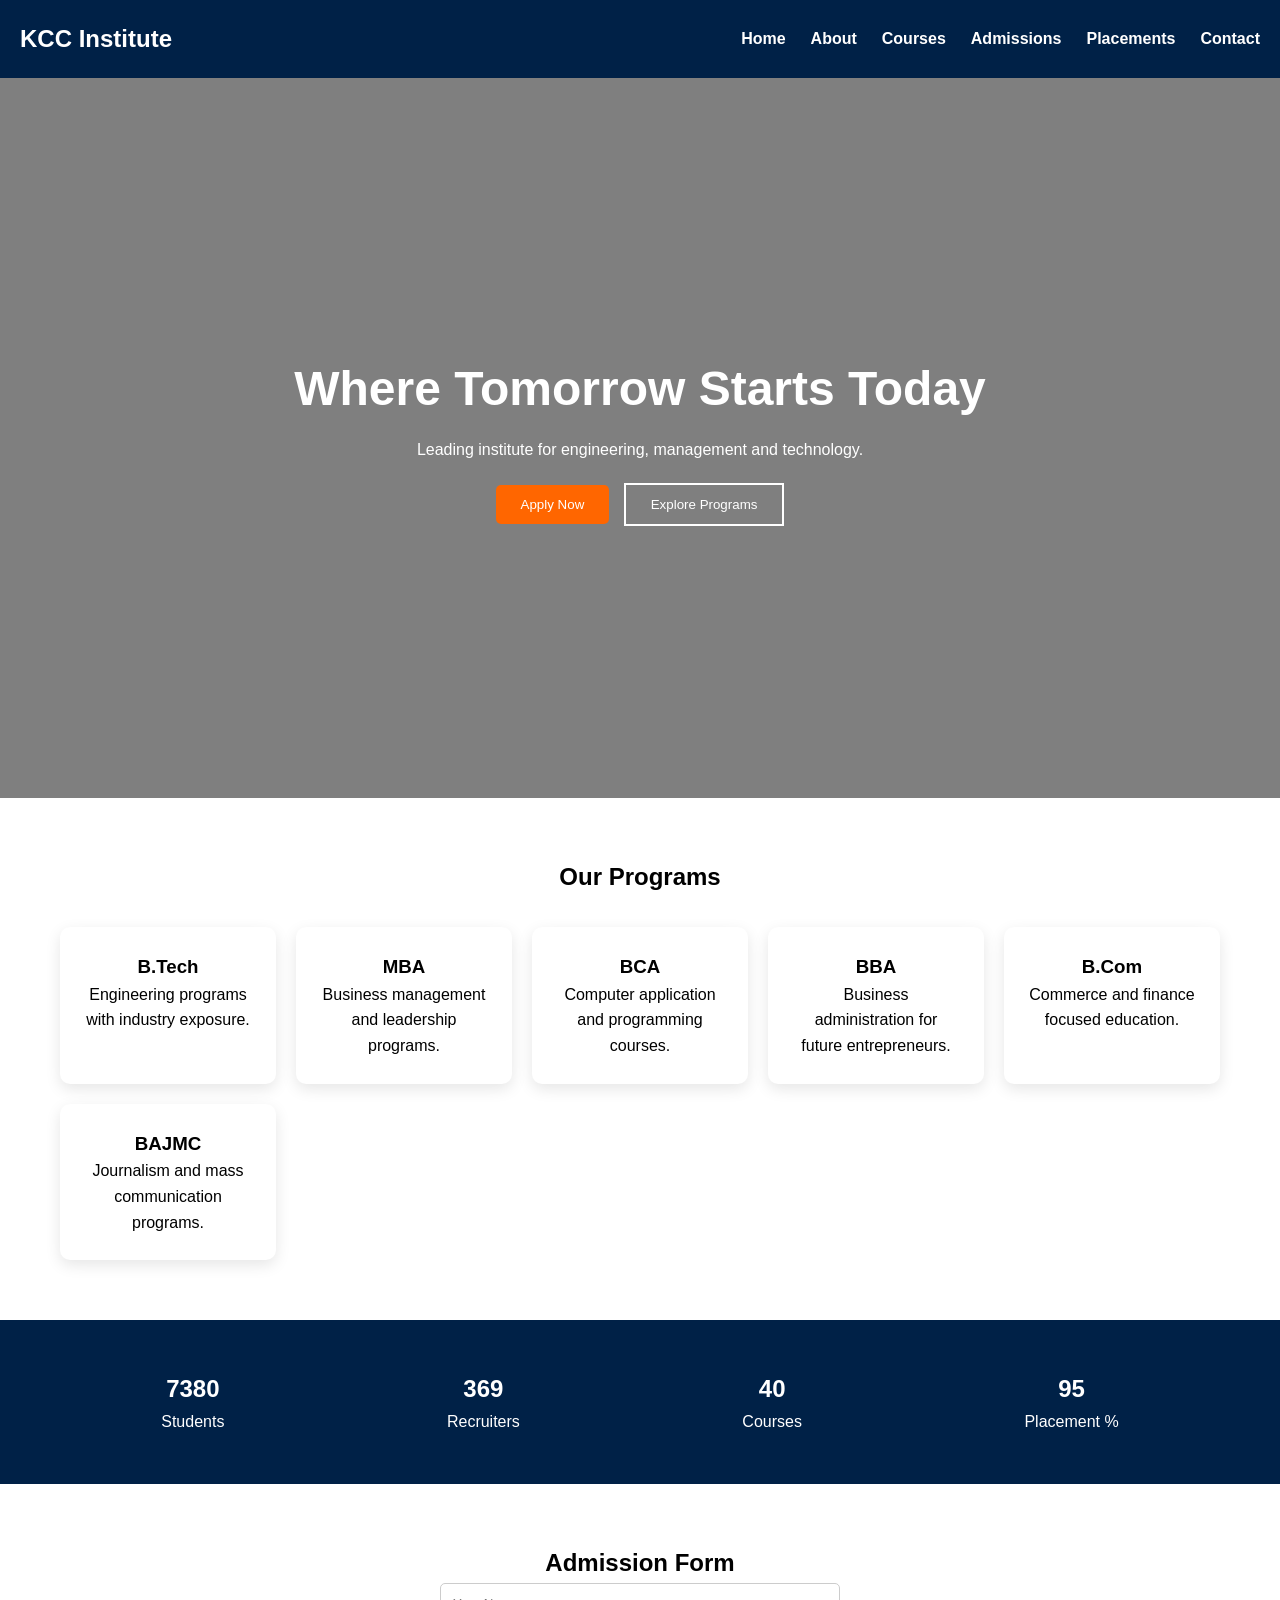
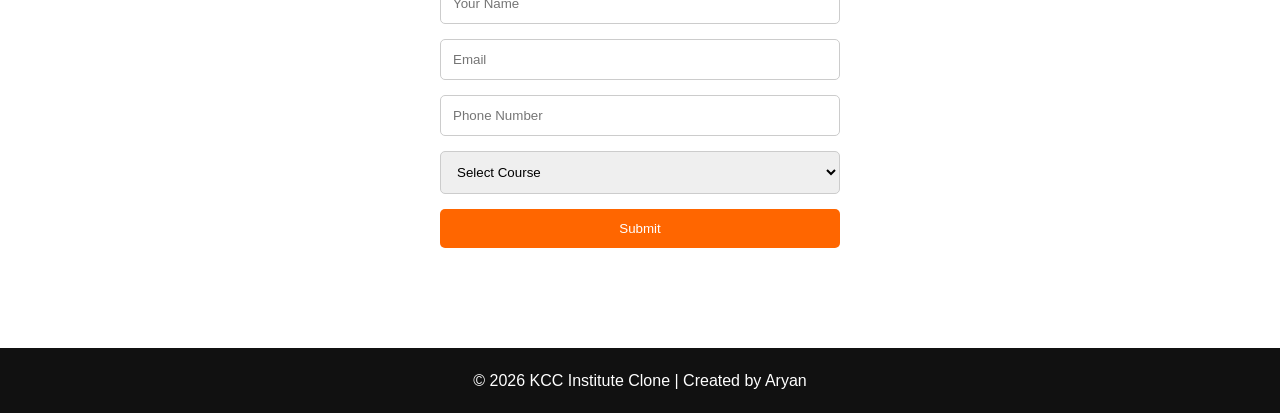
<file: 3/index.html>
<!DOCTYPE html>
<html lang="en">
<head>
<meta charset="UTF-8">
<meta name="viewport" content="width=device-width, initial-scale=1.0">
<title>KCC Institute - Clone</title>
<link rel="stylesheet" href="style.css">
</head>

<body>

<header>
    <nav class="navbar">
        <h2 class="logo">KCC Institute</h2>

        <ul class="nav-links">
            <li><a href="#">Home</a></li>
            <li><a href="#">About</a></li>
            <li><a href="#">Courses</a></li>
            <li><a href="#">Admissions</a></li>
            <li><a href="#">Placements</a></li>
            <li><a href="#">Contact</a></li>
        </ul>
    </nav>
</header>


<section class="hero">
    <div class="hero-content">
        <h1>Where Tomorrow Starts Today</h1>
        <p>Leading institute for engineering, management and technology.</p>

        <div class="buttons">
            <button class="btn">Apply Now</button>
            <button class="btn-outline">Explore Programs</button>
        </div>
    </div>
</section>


<section class="courses">
    <h2>Our Programs</h2>

    <div class="course-container">

        <div class="card">
            <h3>B.Tech</h3>
            <p>Engineering programs with industry exposure.</p>
        </div>

        <div class="card">
            <h3>MBA</h3>
            <p>Business management and leadership programs.</p>
        </div>

        <div class="card">
            <h3>BCA</h3>
            <p>Computer application and programming courses.</p>
        </div>

        <div class="card">
            <h3>BBA</h3>
            <p>Business administration for future entrepreneurs.</p>
        </div>

        <div class="card">
            <h3>B.Com</h3>
            <p>Commerce and finance focused education.</p>
        </div>

        <div class="card">
            <h3>BAJMC</h3>
            <p>Journalism and mass communication programs.</p>
        </div>

    </div>
</section>


<section class="stats">

    <div class="stat">
        <h2 class="counter" data-target="12000">0</h2>
        <p>Students</p>
    </div>

    <div class="stat">
        <h2 class="counter" data-target="500">0</h2>
        <p>Recruiters</p>
    </div>

    <div class="stat">
        <h2 class="counter" data-target="40">0</h2>
        <p>Courses</p>
    </div>

    <div class="stat">
        <h2 class="counter" data-target="95">0</h2>
        <p>Placement %</p>
    </div>

</section>


<section class="admission">
    <h2>Admission Form</h2>

    <form id="form">

        <input type="text" placeholder="Your Name" required>
        <input type="email" placeholder="Email" required>
        <input type="tel" placeholder="Phone Number" required>

        <select>
            <option>Select Course</option>
            <option>B.Tech</option>
            <option>MBA</option>
            <option>BCA</option>
            <option>BBA</option>
        </select>

        <button type="submit" class="btn">Submit</button>

    </form>
</section>


<footer>
    <p>© 2026 KCC Institute Clone | Created by Aryan</p>
</footer>


<script src="script.js"></script>

</body>
</html>
</file>
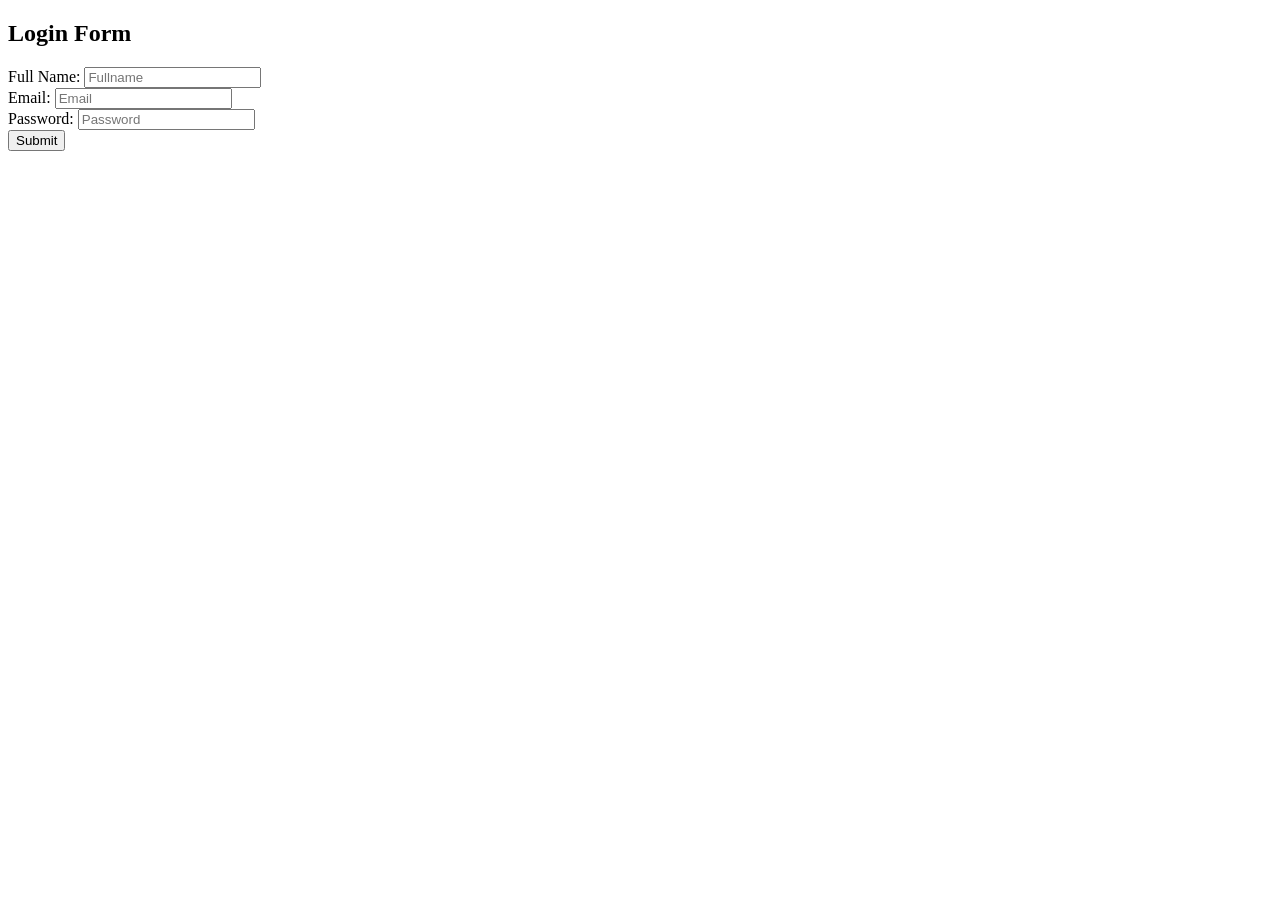
<file: 1/legin.html>
<!DOCTYPE html>
<html lang="en">
<head>
    <meta charset="UTF-8">
    <meta name="viewport" content="width=device-width, initial-scale=1.0">
    <title>Document</title>
</head>
<body>
    <h2>Login Form</h2>
    <form action="submit">
        <div>
            <label for="fullname">Full Name: </label>
            <input id="fullname" name="fullname" type="text" placeholder="Fullname" required>
        </div>
        <div>  
            <label for="email">Email: </label>
            <input id="email" name="email" type="email" placeholder="Email" required>
        </div>
        
        <div>
            <label for="password">Password: </label>
            <input id="password" name="password" type="password" placeholder="Password" required>
        </div>
        
        <div>
            <label for="submit"></label>
            <input id="submit" name="submmit" type="submit" placeholder="Submit" required>
        </div>

    </form>
</body>
</html>
</file>
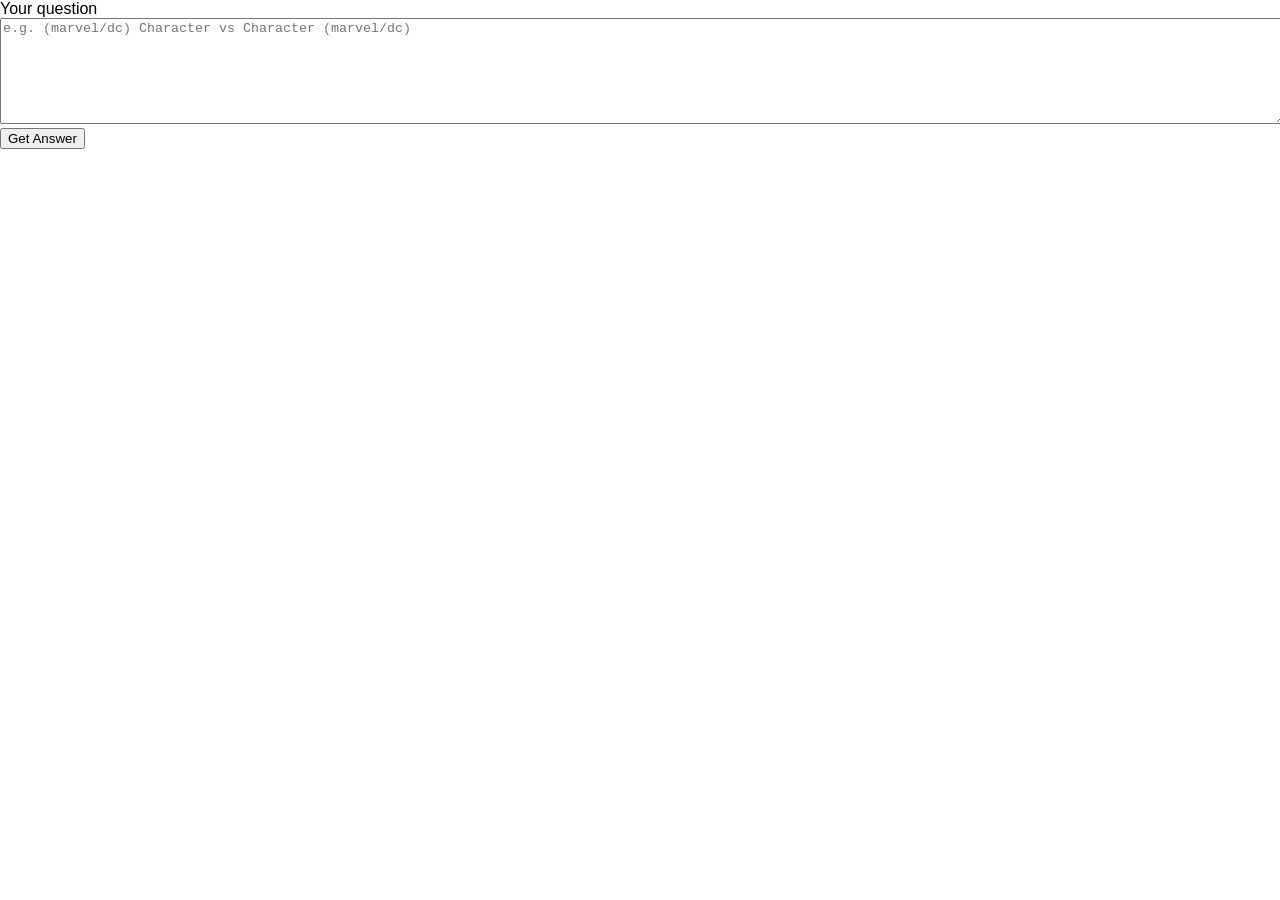
<file: DAY 10/gemini.html>
<!DOCTYPE html>
<html lang="en">
<head>
  <meta charset="UTF-8" />
  <meta name="viewport" content="width=device-width, initial-scale=1.0" />
  <title>Vedantic Gemini Demo (All-in-One)</title>
  <style>
    body { margin: 0; font-family: sans-serif; }
    textarea { width: 100%; min-height: 100px; }
  </style>
</head>
<body>
  <form id="qaForm">
    <label for="question">Your question</label>
    <textarea id="question" name="question" rows="4" placeholder="e.g. (marvel/dc) Character vs Character (marvel/dc)" required></textarea>
    <button type="submit">Get Answer</button>
  </form>

  <section id="answer" hidden>
    <h2>Answer</h2>
    <div id="answerContent"></div>
    <button id="reset">Ask another question</button>
  </section>

  <script>
    const API_KEY = "AIzaSyBO761bkHsVO0m8lQaj1Bojgy1msGHLGZQ";
    const GEMINI_ENDPOINT =
      "https://generativelanguage.googleapis.com/v1beta/models/gemini-2.5-flash:generateContent";

    const form = document.getElementById("qaForm");
    const questionEl = document.getElementById("question");
    const answerSection = document.getElementById("answer");
    const answerContent = document.getElementById("answerContent");
    const resetBtn = document.getElementById("reset");

    const sampleResponses = {
      karma: {
        title: "Karma: Action and Consequence",
        verse: "\u201cKarmanyevadhikaraste ma phaleshu kadachana...\u201d (Bhagavad Gita 2.47)",
        meaning:
          "You have the right to perform your duty, but you are not entitled to the fruits of your actions. Focus on your effort, not on the outcome.",
        practical:
          "Do your best in your work, in your relationships, and in what you can control, then let go of the rest. This reduces stress and helps you stay steady even when results vary.",
      },
      dharma: {
        title: "Dharma: Living in Alignment",
        verse:
          "\u201cSvadharmam nigrahya paradharmat svanusthitat...\u201d (Bhagavad Gita 3.35)",
        meaning:
          "It is better to fail in doing your own duty than to succeed in someone else's. Follow the path that fits your nature and circumstances.",
        practical:
          "Choose roles and actions that match your values and abilities. When you feel torn, ask: 'What choice helps me act with integrity and service?'.",
      },
      meditation: {
        title: "Meditation: Stillness of Mind",
        verse:
          "\u201cYoganusasanam...\u201d (Bhagavad Gita 6.1-2)",
        meaning:
          "Yoga means steadying the mind and using it wisely, without being carried away by distractions.",
        practical:
          "Start with a few minutes of quiet breathing each day. Notice thoughts without judging them, and gently bring your attention back to the breath.",
      },
    };

    function renderAnswer(response) {
      answerContent.innerHTML = `
        <p><strong>Relevant Teaching or Verse</strong></p>
        <p>${response.verse}</p>

        <p><strong>Meaning of the Teaching</strong></p>
        <p>${response.meaning}</p>

        <p><strong>Practical Guidance</strong></p>
        <p>${response.practical}</p>
      `;
      answerSection.hidden = false;
    }

    function getSampleResponse(question) {
      const normalized = question.trim().toLowerCase();

      if (normalized.includes("karma")) return sampleResponses.karma;
      if (normalized.includes("dharma")) return sampleResponses.dharma;
      if (normalized.includes("meditation") || normalized.includes("yoga")) return sampleResponses.meditation;

      return null;
    }

    function parseGeminiAnswer(text) {
      const headings = {
        verse: /Relevant Teaching or Verse\s*(.*?)\s*(?=Meaning of the Teaching|Practical Guidance|$)/is,
        meaning: /Meaning of the Teaching\s*(.*?)\s*(?=Practical Guidance|$)/is,
        practical: /Practical Guidance\s*(.*)$/is,
      };

      const verse = (headings.verse.exec(text) || [null, null])[1]?.trim();
      const meaning = (headings.meaning.exec(text) || [null, null])[1]?.trim();
      const practical = (headings.practical.exec(text) || [null, null])[1]?.trim();

      if (!verse && !meaning && !practical) {
        return null;
      }

      return {
        verse: verse || "(No verse found)",
        meaning: meaning || "(No meaning found)",
        practical: practical || "(No practical guidance found)",
      };
    }

    async function queryGemini(question) {
      const prompt = `You are a comic book expert. Answer the question below using knowledge from Marvel and DC Comics, and follow this output format:\n\nMarvel Character\n* ...\n\nDC Character\n* ...\n\nWho is Stronger and Why\n* ...\n\nQuestion: ${question}, answer in 50 words only    `;

      const response = await fetch(`${GEMINI_ENDPOINT}?key=${API_KEY}`, {
        method: "POST",
        headers: {
          "Content-Type": "application/json",
        },
        body: JSON.stringify({
          contents: [
            {
              parts: [
                {
                  text: prompt,
                },
              ],
            },
          ],
        }),
      });

      if (!response.ok) {
        const errorText = await response.text();
        throw new Error(`Gemini error ${response.status}: ${errorText}`);
      }

      const data = await response.json();
      return data?.candidates?.[0]?.content?.parts?.[0]?.text || "(No response received)";
    }

    form.addEventListener("submit", async (event) => {
      event.preventDefault();
      const question = questionEl.value;
      if (!question.trim()) return;

      answerContent.innerHTML = "<p><em>Loading...</em></p>";
      answerSection.hidden = false;

      const sample = getSampleResponse(question);
      if (sample) {
        renderAnswer(sample);
        return;
      }

      try {
        const answerText = await queryGemini(question);
        const parsed = parseGeminiAnswer(answerText);

        if (parsed) {
          renderAnswer(parsed);
        } else {
          answerContent.innerHTML = `<pre class="gemini-output">${answerText}</pre>`;
          answerSection.hidden = false;
        }
      } catch (err) {
        answerContent.innerHTML = `<p><strong>Error:</strong> ${err.message}</p>`;
      }
    });

    resetBtn.addEventListener("click", () => {
      answerSection.hidden = true;
      questionEl.value = "";
      questionEl.focus();
    });
  </script>
</body>
</html>
</file>
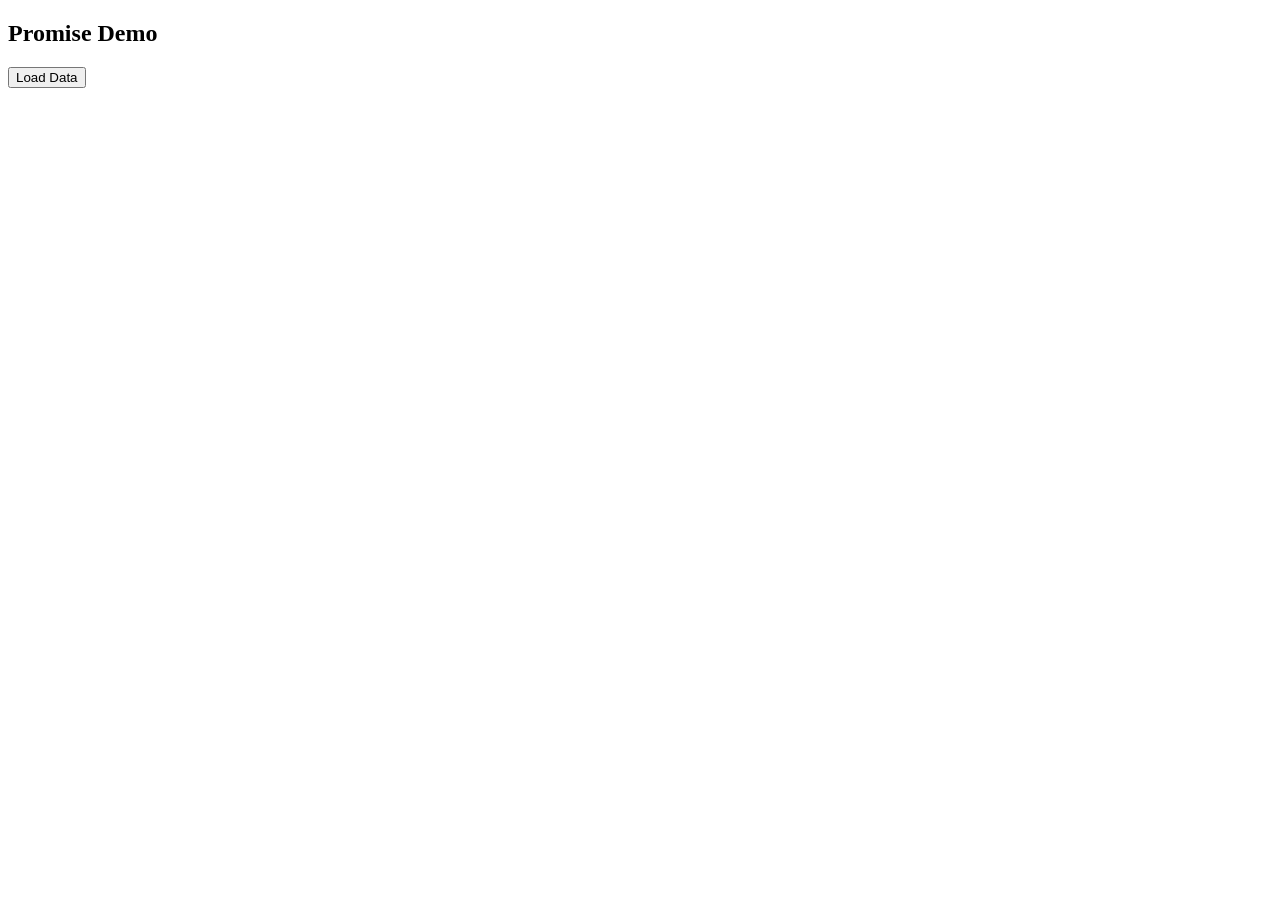
<file: Day 8/01.html>
<!doctype html>
<html>

<head>
  <title>Promise Example</title>
</head>

<body>
  <h2>Promise Demo</h2>
  <button id="loadBtn">Load Data</button>
  <p id="output"></p>

  <script>
    function fetchData() {
      return new Promise(function (resolve, reject) {
        // simulate delay like API call
        setTimeout(function () {
          let success = true;

          if (success) {
            resolve("Data loaded successfully");
          } else {
            reject("Something went wrong");
          }
        }, 2000);
      });
    }

    document.getElementById("loadBtn").addEventListener("click", function () {
      document.getElementById("output").innerText = "Loading...";

      fetchData()
        .then(function (result) {
          //then runs this function when promise is resolved, with data being passed as argument which is result here
          document.getElementById("output").innerText = result;
        })
        .catch(function (error) {
          document.getElementById("output").innerText = error;
        });
    });
  </script>
</body>

</html>
</file>
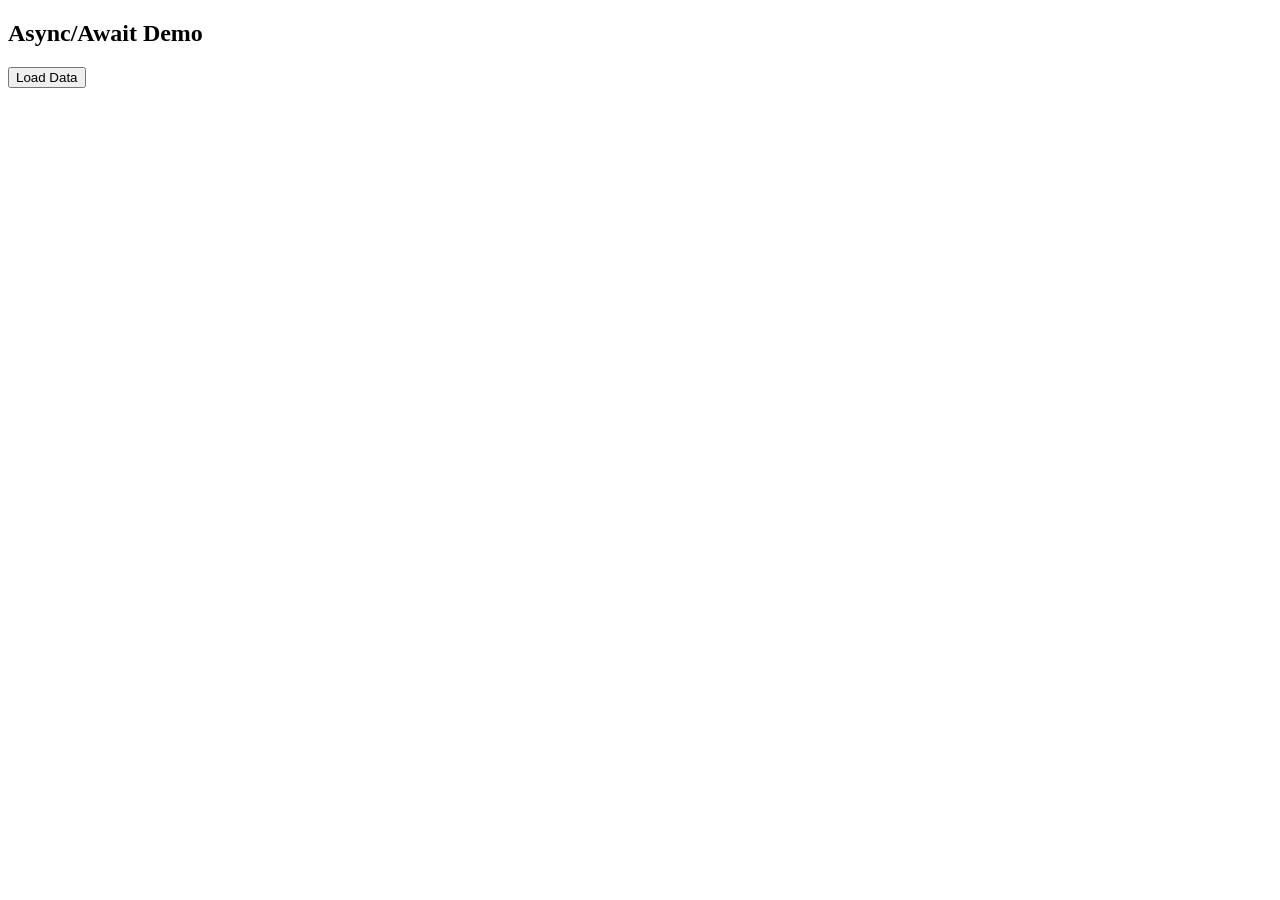
<file: Day 8/02.html>
<!doctype html>
<html>

<head>
  <title>Async/Await Example</title>
</head>

<body>
  <h2>Async/Await Demo</h2>
  <button id="loadBtn">Load Data</button>
  <p id="output"></p>

  <script>
    // Promise-based function (same logic, different syntax)
    function fetchData() {
      return new Promise((resolve, reject) => {
        // simulate delay like API call
        setTimeout(() => {
          let success = true;

          if (success) {
            resolve("Data loaded successfully");
          } else {
            reject("Something went wrong");
          }
        }, 2000);
      });
    }

    // Async function - automatically returns a promise
    async function loadData() {
      try {
        document.getElementById("output").innerText = "Loading...";
        
        // await pauses execution until promise resolves
        // no need for .then() - code looks synchronous
        const result = await fetchData();
        
        document.getElementById("output").innerText = result;
      } catch (error) {
        // catch errors from both fetchData and previous lines
        document.getElementById("output").innerText = error;
      }
    }

    document.getElementById("loadBtn").addEventListener("click", loadData);
  </script>
</body>
</file>
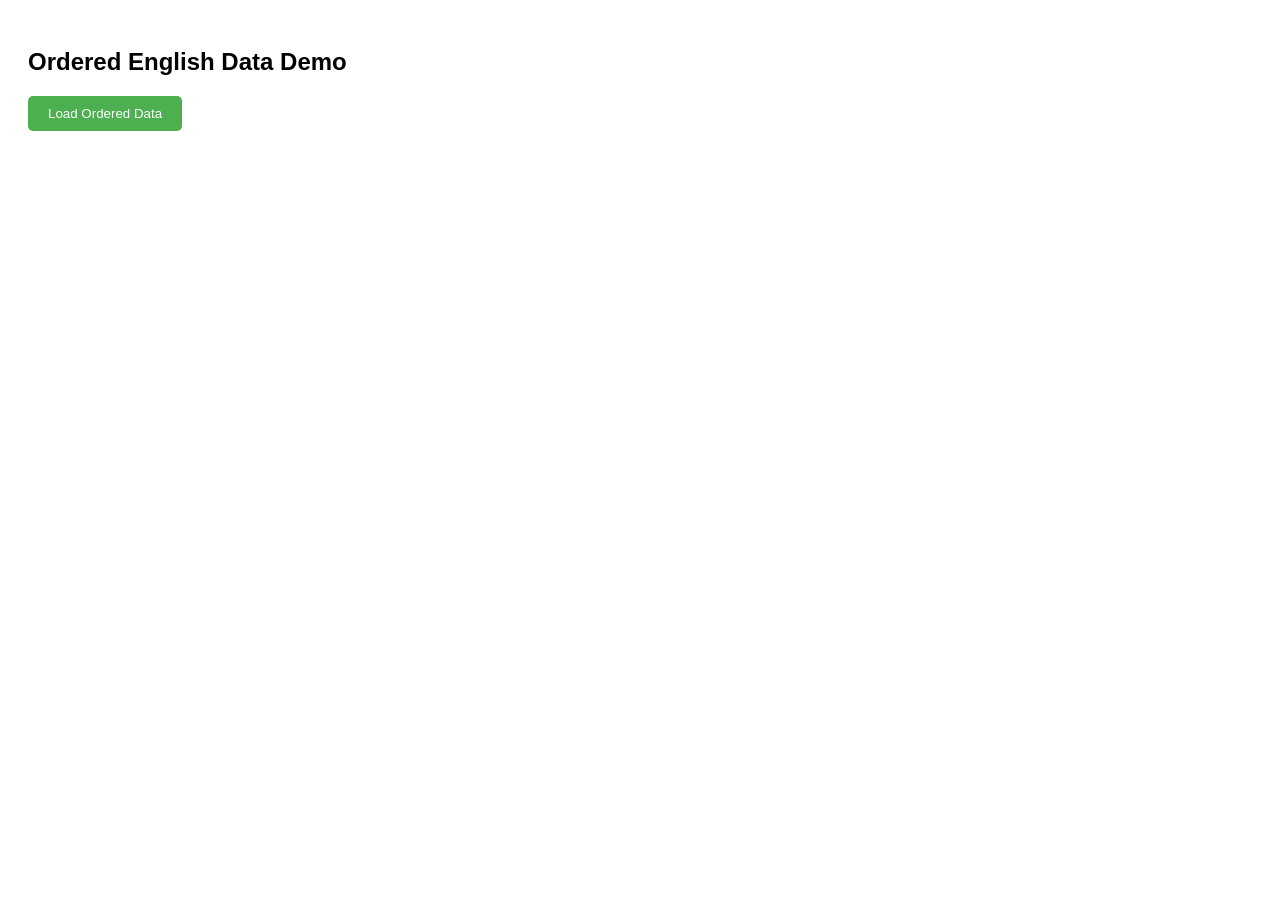
<file: Day 8/04.html>
<!DOCTYPE html>
<html lang="en">
<head>
    <meta charset="UTF-8">
    <meta name="viewport" content="width=device-width, initial-scale=1.0">
    <title>Ordered Data Demo</title>
    <style>
        body {
            font-family: Arial, sans-serif;
            padding: 20px;
        }
        #loadBtn {
            padding: 10px 20px;
            background-color: #4CAF50;
            color: white;
            border: none;
            cursor: pointer;
            border-radius: 5px;
        }
        #loadBtn:hover {
            background-color: #45a049;
        }
        #output {
            margin-top: 20px;
        }
        .item {
            background: #f9f9f9;
            border: 1px solid #ddd;
            padding: 15px;
            margin-bottom: 10px;
            border-radius: 5px;
        }
        .item h3 {
            margin: 0 0 10px 0;
            color: #333;
        }
        .item p {
            margin: 0;
            color: #666;
        }
        .loading {
            color: #666;
            font-style: italic;
        }
    </style>
</head>
<body>
    <h2>Ordered English Data Demo</h2>
    <button id="loadBtn">Load Ordered Data</button>
    <div id="output"></div>

    <script>
        const btn = document.getElementById("loadBtn");
        const output = document.getElementById("output");

        btn.addEventListener("click", loadData);

        // Ordered English data - local data instead of API
        const orderedData = [
            { id: 1, title: "First Item", description: "This is the first item in our ordered list." },
            { id: 2, title: "Second Item", description: "This is the second item in our ordered list." },
            { id: 3, title: "Third Item", description: "This is the third item in our ordered list." },
            { id: 4, title: "Fourth Item", description: "This is the fourth item in our ordered list." },
            { id: 5, title: "Fifth Item", description: "This is the fifth item in our ordered list." }
        ];

        // Simulate async fetch with local data
        function fetchOrderedData() {
            return new Promise((resolve, reject) => {
                setTimeout(() => {
                    resolve(orderedData);
                }, 1500);
            });
        }

        // Using Async/Await with local data
        async function loadData() {
            try {
                // Show loading state
                output.innerHTML = '<p class="loading">Loading data...</p>';
                btn.disabled = true;

                // Simulate fetching ordered data
                const data = await fetchOrderedData();
                
                // Display data on webpage
                displayData(data);
                
            } catch (error) {
                output.innerHTML = `<p style="color: red;">Error: ${error.message}</p>`;
            } finally {
                btn.disabled = false;
            }
        }

        // Function to display data on the page
        function displayData(items) {
            output.innerHTML = items.map(item => `
                <div class="item">
                    <h3>${item.id}. ${item.title}</h3>
                    <p>${item.description}</p>
                </div>
            `).join('');
        }
    </script>
</body>
</html>
</file>
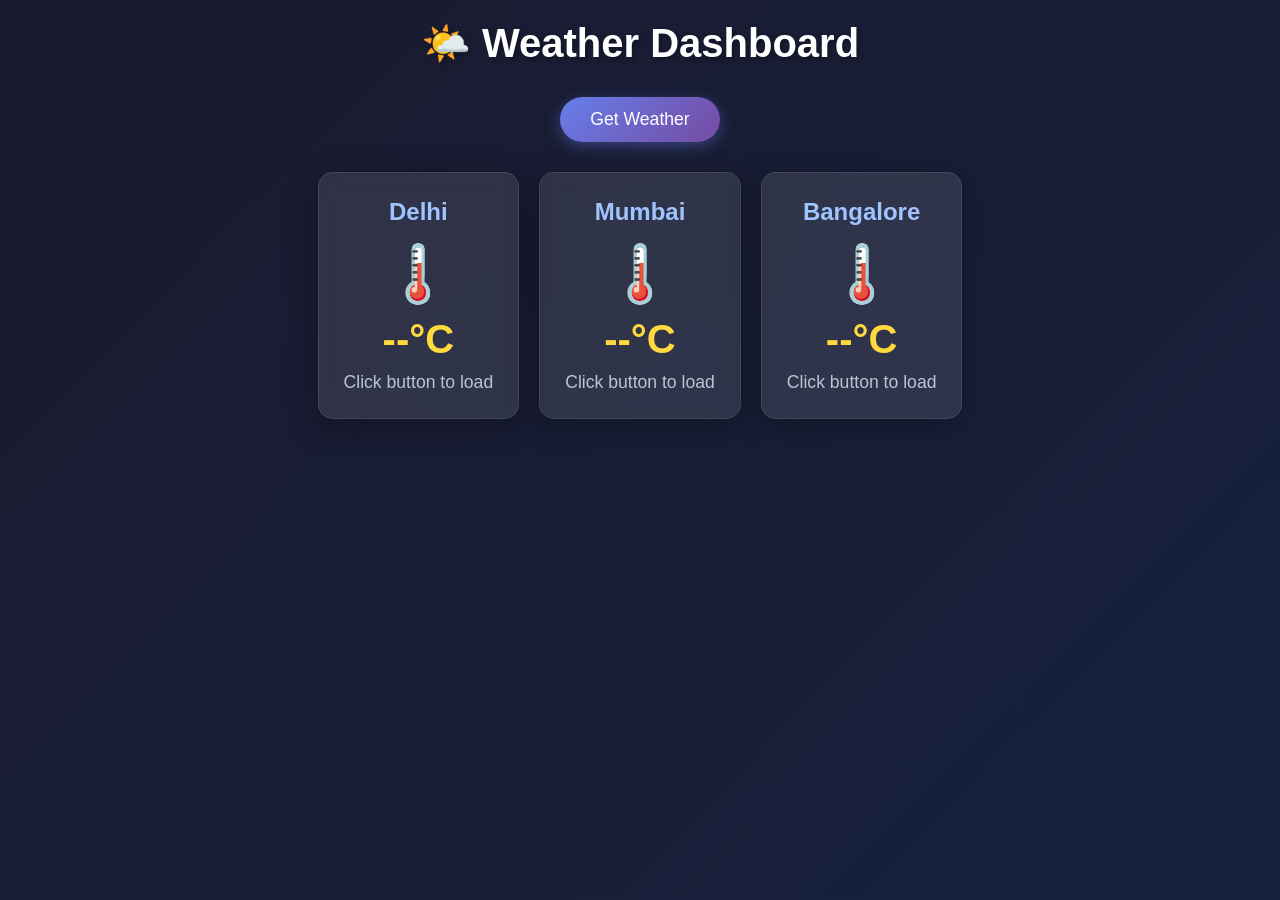
<file: Day 8/assignment_day_08.html>
<!doctype html>
<html lang="en">
  <head>
    <meta charset="UTF-8" />
    <title>Weather Dashboard</title>
    <style>
      * {
        margin: 0;
        padding: 0;
        box-sizing: border-box;
      }

      body {
        font-family: 'Segoe UI', Tahoma, Geneva, Verdana, sans-serif;
        background: linear-gradient(135deg, #1a1a2e 0%, #16213e 100%);
        min-height: 100vh;
        padding: 20px;
        color: #fff;
      }

      h1 {
        text-align: center;
        margin-bottom: 30px;
        font-size: 2.5rem;
        text-shadow: 2px 2px 4px rgba(0, 0, 0, 0.3);
      }

      .btn-container {
        text-align: center;
        margin-bottom: 30px;
      }

      button {
        padding: 12px 30px;
        font-size: 1.1rem;
        background: linear-gradient(135deg, #667eea 0%, #764ba2 100%);
        color: white;
        border: none;
        border-radius: 25px;
        cursor: pointer;
        transition: transform 0.2s, box-shadow 0.2s;
        box-shadow: 0 4px 15px rgba(102, 126, 234, 0.4);
      }

      button:hover {
        transform: translateY(-2px);
        box-shadow: 0 6px 20px rgba(102, 126, 234, 0.6);
      }

      button:active {
        transform: translateY(0);
      }

      button:disabled {
        opacity: 0.6;
        cursor: not-allowed;
        transform: none;
      }

      .container {
        display: flex;
        flex-wrap: wrap;
        justify-content: center;
        gap: 20px;
        max-width: 1200px;
        margin: 0 auto;
      }

      .card {
        background: rgba(255, 255, 255, 0.1);
        backdrop-filter: blur(10px);
        border-radius: 15px;
        padding: 25px;
        min-width: 200px;
        text-align: center;
        box-shadow: 0 8px 32px rgba(0, 0, 0, 0.3);
        border: 1px solid rgba(255, 255, 255, 0.1);
        transition: transform 0.3s, box-shadow 0.3s;
      }

      .card:hover {
        transform: translateY(-5px);
        box-shadow: 0 12px 40px rgba(0, 0, 0, 0.4);
      }

      .city-name {
        font-size: 1.5rem;
        font-weight: bold;
        margin-bottom: 15px;
        color: #a0c4ff;
      }

      .weather-emoji {
        font-size: 3.5rem;
        margin: 10px 0;
      }

      .temperature {
        font-size: 2.5rem;
        font-weight: bold;
        color: #ffd93d;
        margin: 10px 0;
      }

      .condition {
        font-size: 1.1rem;
        color: #b8c5d6;
        margin-top: 10px;
      }

      /* Loading Spinner */
      .spinner-container {
        display: none;
        justify-content: center;
        align-items: center;
        gap: 15px;
        margin: 20px 0;
        font-size: 1.2rem;
      }

      .spinner-container.active {
        display: flex;
      }

      .spinner {
        width: 40px;
        height: 40px;
        border: 4px solid rgba(255, 255, 255, 0.2);
        border-top-color: #667eea;
        border-radius: 50%;
        animation: spin 1s linear infinite;
      }

      @keyframes spin {
        to {
          transform: rotate(360deg);
        }
      }

      /* Error State */
      .error {
        color: #ff6b6b;
        font-size: 1.1rem;
        text-align: center;
        margin-top: 20px;
        padding: 15px;
        background: rgba(255, 107, 107, 0.1);
        border-radius: 10px;
        border: 1px solid rgba(255, 107, 107, 0.3);
      }

      .card.error-card {
        background: rgba(255, 107, 107, 0.15);
        border-color: rgba(255, 107, 107, 0.3);
      }
    </style>
  </head>

  <body>
    <h1>🌤️ Weather Dashboard</h1>

    <div class="btn-container">
      <button id="btn">Get Weather</button>
    </div>

    <div class="spinner-container" id="loading">
      <div class="spinner"></div>
      <span>Loading weather data...</span>
    </div>

    <div class="container">
      <div class="card" id="delhi">
        <div class="city-name">Delhi</div>
        <div class="weather-emoji">🌡️</div>
        <div class="temperature">--°C</div>
        <div class="condition">Click button to load</div>
      </div>
      <div class="card" id="mumbai">
        <div class="city-name">Mumbai</div>
        <div class="weather-emoji">🌡️</div>
        <div class="temperature">--°C</div>
        <div class="condition">Click button to load</div>
      </div>
      <div class="card" id="bangalore">
        <div class="city-name">Bangalore</div>
        <div class="weather-emoji">🌡️</div>
        <div class="temperature">--°C</div>
        <div class="condition">Click button to load</div>
      </div>
    </div>

    <div id="error-message" class="error" style="display: none;"></div>
  </body>
  <script>
    const btn = document.getElementById("btn");
    const loading = document.getElementById("loading");
    const errorMessage = document.getElementById("error-message");

    // Weather code to condition and emoji mapping (WMO Weather codes)
    function getWeatherInfo(weatherCode) {
      const weatherMap = {
        0: { condition: "Clear sky", emoji: "☀️" },
        1: { condition: "Mainly clear", emoji: "🌤️" },
        2: { condition: "Partly cloudy", emoji: "⛅" },
        3: { condition: "Overcast", emoji: "☁️" },
        45: { condition: "Foggy", emoji: "🌫️" },
        48: { condition: "Depositing rime fog", emoji: "🌫️" },
        51: { condition: "Light drizzle", emoji: "🌦️" },
        53: { condition: "Moderate drizzle", emoji: "🌧️" },
        55: { condition: "Dense drizzle", emoji: "🌧️" },
        61: { condition: "Slight rain", emoji: "🌧️" },
        63: { condition: "Moderate rain", emoji: "🌧️" },
        65: { condition: "Heavy rain", emoji: "🌧️" },
        71: { condition: "Slight snow", emoji: "🌨️" },
        73: { condition: "Moderate snow", emoji: "❄️" },
        75: { condition: "Heavy snow", emoji: "❄️" },
        77: { condition: "Snow grains", emoji: "🌨️" },
        80: { condition: "Slight rain showers", emoji: "🌦️" },
        81: { condition: "Moderate rain showers", emoji: "🌦️" },
        82: { condition: "Violent rain showers", emoji: "⛈️" },
        85: { condition: "Slight snow showers", emoji: "🌨️" },
        86: { condition: "Heavy snow showers", emoji: "🌨️" },
        95: { condition: "Thunderstorm", emoji: "⛈️" },
        96: { condition: "Thunderstorm with hail", emoji: "⛈️" },
        99: { condition: "Thunderstorm with heavy hail", emoji: "⛈️" }
      };

      return weatherMap[weatherCode] || { condition: "Unknown", emoji: "❓" };
    }

    function showLoading() {
      loading.classList.add("active");
      btn.disabled = true;
      errorMessage.style.display = "none";
    }

    function hideLoading() {
      loading.classList.remove("active");
      btn.disabled = false;
    }

    function showError(message) {
      errorMessage.textContent = message;
      errorMessage.style.display = "block";
    }

    function updateCard(cityId, data) {
      const weatherCode = data.current_weather.weathercode;
      const weatherInfo = getWeatherInfo(weatherCode);
      const card = document.getElementById(cityId);

      card.innerHTML = `
        <div class="city-name">${card.querySelector(".city-name").textContent}</div>
        <div class="weather-emoji">${weatherInfo.emoji}</div>
        <div class="temperature">${data.current_weather.temperature}°C</div>
        <div class="condition">${weatherInfo.condition}</div>
      `;
    }

    function resetCards() {
      const cities = ["delhi", "mumbai", "bangalore"];
      cities.forEach(city => {
        const card = document.getElementById(city);
        card.innerHTML = `
          <div class="city-name">${city.charAt(0).toUpperCase() + city.slice(1)}</div>
          <div class="weather-emoji">🌡️</div>
          <div class="temperature">--°C</div>
          <div class="condition">Loading...</div>
        `;
      });
    }

    btn.addEventListener("click", getWeather);

    function getWeather() {
      showLoading();
      resetCards();
      errorMessage.style.display = "none";

      const delhi = fetch(
        "https://api.open-meteo.com/v1/forecast?latitude=28.61&longitude=77.23&current_weather=true",
      );
      const mumbai = fetch(
        "https://api.open-meteo.com/v1/forecast?latitude=19.07&longitude=72.87&current_weather=true",
      );
      const bangalore = fetch(
        "https://api.open-meteo.com/v1/forecast?latitude=12.97&longitude=77.59&current_weather=true",
      );

      Promise.all([delhi, mumbai, bangalore])
        .then((responses) => {
          // Check if any response is not OK
          const failedResponses = responses.filter(res => !res.ok);
          if (failedResponses.length > 0) {
            throw new Error("Some weather data could not be fetched. Please try again.");
          }
          return Promise.all(responses.map((res) => res.json()));
        })
        .then((data) => {
          const [delhiData, mumbaiData, bangaloreData] = data;

          updateCard("delhi", delhiData);
          updateCard("mumbai", mumbaiData);
          updateCard("bangalore", bangaloreData);

          hideLoading();
        })
        .catch((err) => {
          hideLoading();
          console.log("Error:", err);
          showError("⚠️ Error loading weather data: " + err.message);
        });
    }
  </script>
</html>
</file>
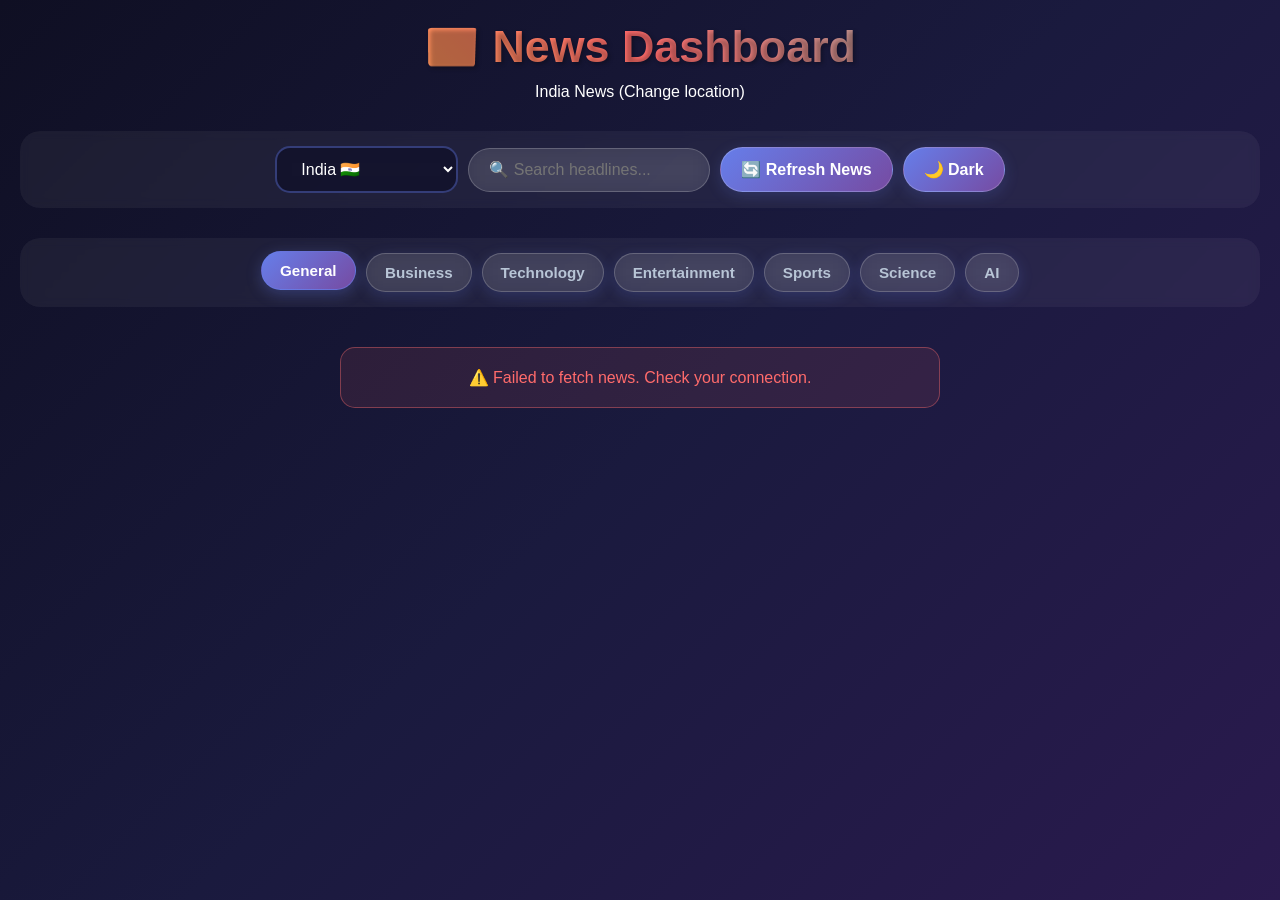
<file: DAY 9/assignment_weater_api.html>
<!DOCTYPE html>
<html lang="en">
  <head>
    <meta charset="UTF-8" />
    <meta name="viewport" content="width=device-width, initial-scale=1.0" />
    <title>📰 Elegant News Dashboard</title>
    <style>
      * {
        margin: 0;
        padding: 0;
        box-sizing: border-box;
      }

      body {
        font-family: 'Segoe UI', Tahoma, Geneva, Verdana, sans-serif;
        background: linear-gradient(135deg, #0f0f23 0%, #1a1a3e 50%, #2a1a4e 100%);
        background-attachment: fixed;
        min-height: 100vh;
        padding: 20px;
        color: #fff;
      }

      .header {
        text-align: center;
        margin-bottom: 30px;
      }

      h1 {
        font-size: 2.8rem;
        margin-bottom: 10px;
        background: linear-gradient(45deg, #ffd93d, #ff6b6b, #4ecdc4);
        -webkit-background-clip: text;
        background-clip: text;
        -webkit-text-fill-color: transparent;
        text-shadow: 2px 2px 4px rgba(0,0,0,0.3);
      }

      .controls {
        display: flex;
        flex-wrap: wrap;
        gap: 10px;
        justify-content: center;
        align-items: center;
        margin-bottom: 30px;
        backdrop-filter: blur(5px);
        padding: 15px;
        border-radius: 20px;
        background: rgba(255,255,255,0.05);
      }

      select, input, button {
        padding: 12px 20px;
        font-size: 1rem;
        background: rgba(255,255,255,0.1);
        backdrop-filter: blur(10px);
        color: white;
        border: 1px solid rgba(255,255,255,0.2);
        border-radius: 25px;
        cursor: pointer;
        transition: all 0.2s ease;
      }

      select {
        background: rgba(15,15,40,0.8) !important;
        color: #ffffff !important;
        border: 2px solid rgba(102,126,234,0.4) !important;
        padding: 12px 20px;
        border-radius: 15px;
      }

      select option {
        background: #1a1a3e;
        color: #a0d4ff;
        padding: 10px 15px;
        border: 1px solid rgba(102,126,234,0.3);
        margin-bottom: 5px;
        border-radius: 8px;
      }

      select option:hover {
        background: #2a2a5e;
        color: #ffffff;
      }

      select option:checked {
        background: linear-gradient(135deg, #667eea 0%, #764ba2 100%);
        color: #ffffff;
      }

      select:focus, input:focus {
        outline: none;
        background: rgba(15,15,40,0.9) !important;
        box-shadow: 0 0 0 3px rgba(102,126,234,0.4);
        border-color: rgba(102,126,234,0.7) !important;
      }

      button {
        background: linear-gradient(135deg, #667eea 0%, #764ba2 100%);
        font-weight: bold;
        box-shadow: 0 4px 15px rgba(102,126,234,0.2);
      }

      button:hover:not(:disabled), button.active {
        transform: translateY(-2px);
        box-shadow: 0 8px 25px rgba(102,126,234,0.4);
      }

      button:active:not(:disabled) {
        transform: translateY(0);
      }

      button:disabled {
        opacity: 0.5;
        cursor: not-allowed;
        transform: none;
      }

      .category-tabs {
        display: flex;
        flex-wrap: wrap;
        gap: 10px;
        justify-content: center;
        margin-bottom: 20px;
        padding: 15px;
        backdrop-filter: blur(5px);
        border-radius: 20px;
        background: rgba(255,255,255,0.05);
      }

      .tab-btn {
        padding: 10px 18px;
        background: rgba(255,255,255,0.1);
        border: 1px solid rgba(255,255,255,0.2);
        border-radius: 20px;
        color: #b8c5d6;
        cursor: pointer;
        transition: all 0.3s ease;
        font-size: 0.95rem;
      }

      .tab-btn:hover {
        background: rgba(255,255,255,0.15);
        border-color: rgba(102,126,234,0.4);
      }

      .tab-btn.active {
        background: linear-gradient(135deg, #667eea 0%, #764ba2 100%);
        color: white;
        border-color: rgba(102,126,234,0.6);
        box-shadow: 0 4px 15px rgba(102,126,234,0.3);
      }

      .spinner-container {
        display: none;
        justify-content: center;
        align-items: center;
        gap: 15px;
        margin: 40px 0;
        font-size: 1.2rem;
      }

      .spinner-container.active {
        display: flex;
      }

      .spinner {
        width: 40px;
        height: 40px;
        border: 4px solid rgba(255,255,255,0.2);
        border-top-color: #667eea;
        border-radius: 50%;
        animation: spin 1s linear infinite;
      }

      @keyframes spin {
        to { transform: rotate(360deg); }
      }

      .highlights-grid {
        display: grid;
        grid-template-columns: repeat(auto-fill, minmax(300px, 1fr));
        gap: 20px;
        max-width: 1200px;
        margin: 0 auto;
        animation: fadeIn 0.4s ease 0.1s backwards;
      }

      .highlights-grid > .news-card {
        animation: slideUp 0.4s ease backwards;
      }

      .highlights-grid > .news-card:nth-child(1) { animation-delay: 0.1s; }
      .highlights-grid > .news-card:nth-child(2) { animation-delay: 0.15s; }
      .highlights-grid > .news-card:nth-child(3) { animation-delay: 0.2s; }
      .highlights-grid > .news-card:nth-child(n+4) { animation-delay: 0.25s; }

      @keyframes fadeIn {
        from { opacity: 0; }
        to { opacity: 1; }
      }

      @keyframes slideUp {
        from {
          opacity: 0;
          transform: translateY(30px);
        }
        to {
          opacity: 1;
          transform: translateY(0);
        }
      }

      .news-card {
        background: rgba(15,15,40,0.6);
        backdrop-filter: blur(15px);
        border-radius: 20px;
        padding: 25px;
        text-align: left;
        box-shadow: 0 8px 32px rgba(0,0,0,0.3);
        border: 1px solid rgba(255,255,255,0.12);
        transition: all 0.3s cubic-bezier(0.4, 0, 0.2, 1);
        cursor: pointer;
        position: relative;
        overflow: hidden;
        will-change: transform, box-shadow, background-color;
      }

      .news-card::before {
        content: '';
        position: absolute;
        top: 0;
        left: 0;
        right: 0;
        height: 4px;
        background: linear-gradient(90deg, #ffd93d, #ff6b6b);
        box-shadow: 0 0 20px rgba(255,107,107,0.5);
      }

      .news-card:hover {
        transform: translateY(-8px) scale(1.02);
        background: rgba(20,20,50,0.8);
        box-shadow: 0 20px 40px rgba(102,126,234,0.4);
        border-color: rgba(102,126,234,0.5);
      }

      .news-card:active {
        transform: translateY(-4px) scale(1.01);
      }

      .news-card:focus {
        outline: 2px solid rgba(102,126,234,0.5);
        outline-offset: 2px;
      }

      .news-title {
        font-size: 1.3rem;
        font-weight: 700;
        margin-bottom: 12px;
        color: #ffffff;
        line-height: 1.4;
        text-shadow: 0 2px 8px rgba(0,0,0,0.5);
        letter-spacing: 0.3px;
      }

      .news-meta {
        display: flex;
        justify-content: space-between;
        align-items: center;
        font-size: 0.95rem;
        color: #e8eef5;
        margin-bottom: 15px;
        text-shadow: 0 1px 4px rgba(0,0,0,0.5);
        font-weight: 500;
      }

      .points-emoji {
        font-size: 1.2rem;
      }

      /* Modal */
      .modal {
        display: none;
        position: fixed;
        top: 0;
        left: 0;
        width: 100%;
        height: 100%;
        background: rgba(0,0,0,0.7);
        backdrop-filter: blur(8px);
        z-index: 1000;
        justify-content: center;
        align-items: center;
        padding: 20px;
        opacity: 0;
        transition: opacity 0.3s ease;
        animation: fadeIn 0.3s ease;
      }

      .modal.active {
        display: flex;
        opacity: 1;
      }

      .modal-content {
        background: rgba(20,20,40,0.95);
        backdrop-filter: blur(20px);
        border-radius: 25px;
        max-width: 600px;
        max-height: 80vh;
        overflow-y: auto;
        padding: 30px;
        box-shadow: 0 25px 60px rgba(0,0,0,0.6);
        border: 1px solid rgba(255,255,255,0.15);
        position: relative;
      }

      .modal-content::-webkit-scrollbar {
        width: 8px;
      }

      .modal-content::-webkit-scrollbar-track {
        background: rgba(255,255,255,0.1);
        border-radius: 10px;
      }

      .modal-content::-webkit-scrollbar-thumb {
        background: rgba(102,126,234,0.5);
        border-radius: 10px;
      }

      .modal-content::-webkit-scrollbar-thumb:hover {
        background: rgba(102,126,234,0.7);
      }

      .close-modal {
        position: absolute;
        top: 20px;
        right: 25px;
        font-size: 2rem;
        cursor: pointer;
        color: #fff;
        transition: all 0.2s ease;
        width: 40px;
        height: 40px;
        display: flex;
        align-items: center;
        justify-content: center;
        border-radius: 50%;
        background: rgba(255,255,255,0.1);
      }

      .close-modal:hover {
        background: rgba(255,107,107,0.3);
        transform: rotate(90deg);
      }

      .insight-title {
        font-size: 1.8rem;
        margin-bottom: 20px;
        color: #ffd93d;
        line-height: 1.4;
      }

      .insight-content {
        line-height: 1.7;
        color: #d0d8e0;
        margin-bottom: 20px;
        font-size: 0.95rem;
      }

      .insight-link {
        display: inline-block;
        padding: 14px 28px;
        background: linear-gradient(135deg, #4ecdc4, #44a08d);
        color: white;
        text-decoration: none;
        border-radius: 25px;
        font-weight: bold;
        transition: all 0.3s ease;
        box-shadow: 0 4px 15px rgba(78,205,196,0.3);
        border: 1px solid rgba(78,205,196,0.5);
      }

      .insight-link:hover {
        transform: translateY(-3px);
        box-shadow: 0 8px 25px rgba(78,205,196,0.5);
        border-color: rgba(78,205,196,0.8);
      }

      .insight-link:active {
        transform: translateY(-1px);
      }

      .error {
        color: #ff6b6b;
        text-align: center;
        padding: 20px;
        background: rgba(255,107,107,0.1);
        border-radius: 15px;
        border: 1.5px solid rgba(255,107,107,0.4);
        margin: 20px auto;
        max-width: 600px;
        animation: slideDown 0.3s ease;
      }

      @keyframes slideDown {
        from {
          opacity: 0;
          transform: translateY(-10px);
        }
        to {
          opacity: 1;
          transform: translateY(0);
        }
      }

      .news-card.loading {
        opacity: 0.6;
        pointer-events: none;
      }

      .skeleton {
        background: linear-gradient(90deg, rgba(255,255,255,0.1), rgba(255,255,255,0.2), rgba(255,255,255,0.1));
        background-size: 200% 100%;
        animation: shimmer 2s infinite;
      }

      @keyframes shimmer {
        0% { background-position: 200% 0; }
        100% { background-position: -200% 0; }
      }

      .news-card {
        will-change: transform, box-shadow;
      }

      .tab-btn.active {
        will-change: transform;
      }

      @media (prefers-reduced-motion: reduce) {
        * {
          animation-duration: 0.01ms !important;
          animation-iteration-count: 1 !important;
          transition-duration: 0.01ms !important;
        }
      }

      /* Dark Mode (Default) */
      body.dark-mode {
        background: linear-gradient(135deg, #0f0f23 0%, #1a1a3e 50%, #2a1a4e 100%);
        color: #fff;
      }

      /* Light Mode */
      body.light-mode {
        background: linear-gradient(135deg, #f5f7fa 0%, #e8ecf1 50%, #dfe5f0 100%);
        color: #1a1a1a;
      }

      body.light-mode .news-card {
        background: rgba(255, 255, 255, 0.8);
        border: 1px solid rgba(200, 200, 200, 0.3);
      }

      body.light-mode .news-card::before {
        box-shadow: 0 0 20px rgba(102, 126, 234, 0.3);
      }

      body.light-mode .news-title {
        color: #1a1a3e;
        text-shadow: 0 1px 2px rgba(255, 255, 255, 0.5);
      }

      body.light-mode .news-meta {
        color: #555;
        text-shadow: none;
      }

      body.light-mode .controls {
        background: rgba(200, 200, 200, 0.1);
      }

      body.light-mode select, body.light-mode input, body.light-mode button {
        background: rgba(255, 255, 255, 0.7);
        color: #1a1a1a;
        border: 1px solid rgba(102, 126, 234, 0.4);
      }

      body.light-mode select {
        background: rgba(255, 255, 255, 0.9) !important;
        color: #1a1a1a !important;
        border: 2px solid rgba(102, 126, 234, 0.5) !important;
      }

      body.light-mode select option {
        background: #ffffff;
        color: #1a1a1a;
        border: 1px solid rgba(102, 126, 234, 0.2);
      }

      body.light-mode select option:hover {
        background: #f0f5ff;
        color: #333;
      }

      body.light-mode select option:checked {
        background: linear-gradient(135deg, #667eea 0%, #764ba2 100%);
        color: #ffffff;
      }

      body.light-mode .category-tabs {
        background: rgba(200, 200, 200, 0.1);
      }

      body.light-mode .tab-btn {
        background: rgba(255, 255, 255, 0.6);
        color: #333;
        border: 1px solid rgba(200, 200, 200, 0.4);
      }

      body.light-mode .tab-btn:hover {
        background: rgba(255, 255, 255, 0.8);
        border-color: rgba(102, 126, 234, 0.5);
      }

      body.light-mode .tab-btn.active {
        background: linear-gradient(135deg, #667eea 0%, #764ba2 100%);
        color: white;
        border-color: rgba(102, 126, 234, 0.7);
      }

      body.light-mode .header {
        color: #1a1a1a;
      }

      body.light-mode .error {
        background: rgba(255, 107, 107, 0.15);
        color: #c00;
        border-color: rgba(255, 107, 107, 0.4);
      }

      body.light-mode .modal-content {
        background: rgba(245, 247, 250, 0.95);
        border: 1px solid rgba(102, 126, 234, 0.2);
        color: #1a1a1a;
      }

      body.light-mode .insight-title {
        color: #667eea;
      }

      body.light-mode .insight-link {
        background: linear-gradient(135deg, #4ecdc4, #44a08d);
      }

      @media (max-width: 768px) {
        .highlights-grid {
          grid-template-columns: 1fr;
        }
        h1 { font-size: 2rem; }
      }
    </style>
  </head>
  <body>
    <div class="header">
      <h1>📰 News Dashboard</h1>
      <p id="location">India News (Change location)</p>
    </div>

    <div class="controls">
      <select id="country-select">
        <option value="in">India 🇮🇳</option>
        <option value="us">USA 🇺🇸</option>
        <option value="gb">UK 🇬🇧</option>
        <option value="au">Australia 🇦🇺</option>
        <option value="ca">Canada 🇨🇦</option>
        <option value="de">Germany 🇩🇪</option>
        <option value="fr">France 🇫🇷</option>
        <option value="jp">Japan 🇯🇵</option>
        <option value="br">Brazil 🇧🇷</option>
        <option value="mx">Mexico 🇲🇽</option>
        <option value="it">Italy 🇮🇹</option>
        <option value="es">Spain 🇪🇸</option>
        <option value="ru">Russia 🇷🇺</option>
        <option value="cn">China 🇨🇳</option>
        <option value="kr">South Korea 🇰🇷</option>
        <option value="ng">Nigeria 🇳🇬</option>
        <option value="za">South Africa 🇿🇦</option>
        <option value="ae">UAE 🇦🇪</option>
        <option value="sg">Singapore 🇸🇬</option>
        <option value="id">Indonesia 🇮🇩</option>
        <option value="th">Thailand 🇹🇭</option>
        <option value="ph">Philippines 🇵🇭</option>
        <option value="my">Malaysia 🇲🇾</option>
        <option value="pk">Pakistan 🇵🇰</option>
        <option value="nl">Netherlands 🇳🇱</option>
        <option value="se">Sweden 🇸🇪</option>
        <option value="ch">Switzerland 🇨🇭</option>
        <option value="at">Austria 🇦🇹</option>
        <option value="be">Belgium 🇧🇪</option>
        <option value="no">Norway 🇳🇴</option>
        <option value="dk">Denmark 🇩🇰</option>
        <option value="nz">New Zealand 🇳🇿</option>
        <option value="ie">Ireland 🇮🇪</option>
        <option value="il">Israel 🇮🇱</option>
        <option value="sa">Saudi Arabia 🇸🇦</option>
        <option value="eg">Egypt 🇪🇬</option>
      </select>
      <input type="text" id="search-input" placeholder="🔍 Search headlines..." />
      <button id="refresh-btn">🔄 Refresh News</button>
      <button id="theme-toggle" title="Toggle dark/light mode">🌙 Dark</button>
    </div>

    <div class="category-tabs" id="category-tabs">
      <button class="tab-btn active" data-category="general">General</button>
      <button class="tab-btn" data-category="business">Business</button>
      <button class="tab-btn" data-category="technology">Technology</button>
      <button class="tab-btn" data-category="entertainment">Entertainment</button>
      <button class="tab-btn" data-category="sports">Sports</button>
      <button class="tab-btn" data-category="science">Science</button>
      <button class="tab-btn" data-category="ai">AI</button>
    </div>

    <div class="spinner-container" id="loading">
      <div class="spinner"></div>
      <span>Loading news highlights...</span>
    </div>

    <div class="highlights-grid" id="news-grid"></div>

    <div id="error-message" class="error" style="display: none;"></div>

    <!-- Insights Modal -->
    <div class="modal" id="news-modal">
      <div class="modal-content">
        <span class="close-modal" id="close-modal">&times;</span>
        <div class="insight-title" id="modal-title"></div>
        <div class="insight-content" id="modal-content"></div>
        <a href="#" class="insight-link" id="modal-link" target="_blank">Read Full Article</a>
      </div>
    </div>

    <script>
      // ========== OPTIMIZED NEWS DASHBOARD ==========
      // DOM Elements
      const refreshBtn = document.getElementById('refresh-btn');
      const countrySelect = document.getElementById('country-select');
      const searchInput = document.getElementById('search-input');
      const categoryTabs = document.querySelectorAll('.tab-btn');
      const loading = document.getElementById('loading');
      const errorMessage = document.getElementById('error-message');
      const newsGrid = document.getElementById('news-grid');
      const newsModal = document.getElementById('news-modal');
      const closeModal = document.getElementById('close-modal');
      const modalTitle = document.getElementById('modal-title');
      const modalContent = document.getElementById('modal-content');
      const modalLink = document.getElementById('modal-link');
      const locationP = document.getElementById('location');
      const themeToggle = document.getElementById('theme-toggle');

      // State Management
      let currentCountry = 'in';
      let currentCategory = 'general';
      let currentQuery = '';
      let isLoading = false;
      let pendingRequest = null;
      const API_KEY = 'pub_a055ac62f3b14f508b7bea3a1068aaa0';

      // Cache with 5 min expiration
      const cache = new Map();
      const CACHE_DURATION = 5 * 60 * 1000;

      // Debounce utility for search
      function debounce(func, delay) {
        let timeoutId;
        return function(...args) {
          clearTimeout(timeoutId);
          timeoutId = setTimeout(() => func.apply(this, args), delay);
        };
      }

      // Category mapping for NewsData.io
      const categoryQueries = {
        general: 'top',
        business: 'business',
        technology: 'technology',
        entertainment: 'entertainment',
        sports: 'sports',
        science: 'science',
        ai: 'artificial intelligence'
      };

      // Utility: Get emoji based on popularity
      function getPointsEmoji(points) {
        if (points >= 300) return '🔥';
        if (points >= 100) return '⭐';
        if (points >= 50) return '👍';
        return '📖';
      }

      // Utility: Format relative time
      function getRelativeTime(dateString) {
        const date = new Date(dateString);
        const now = new Date();
        const secondsAgo = Math.floor((now - date) / 1000);

        if (secondsAgo < 60) return 'now';
        if (secondsAgo < 3600) return `${Math.floor(secondsAgo / 60)}m ago`;
        if (secondsAgo < 86400) return `${Math.floor(secondsAgo / 3600)}h ago`;
        return `${Math.floor(secondsAgo / 86400)}d ago`;
      }

      // UI: Show loading state
      function showLoading() {
        isLoading = true;
        loading.classList.add('active');
        refreshBtn.disabled = true;
        errorMessage.style.display = 'none';
      }

      // UI: Hide loading state
      function hideLoading() {
        isLoading = false;
        loading.classList.remove('active');
        refreshBtn.disabled = false;
      }

      // UI: Show error message
      function showError(msg) {
        errorMessage.textContent = `⚠️ ${msg}`;
        errorMessage.style.display = 'block';
        hideLoading();
      }

      // API: Fetch with caching
      async function fetchNews(query, hitsPerPage = 9) {
        const cacheKey = `${currentCountry}_${query}_${hitsPerPage}`;
        
        // Check cache
        if (cache.has(cacheKey)) {
          const { data, timestamp } = cache.get(cacheKey);
          if (Date.now() - timestamp < CACHE_DURATION) {
            return data;
          }
          cache.delete(cacheKey);
        }

        try {
          // Use NewsData.io API
          const baseUrl = 'https://newsdata.io/api/1/news';
          const params = new URLSearchParams({
            apikey: API_KEY,
            country: currentCountry,
            language: 'en',
            size: hitsPerPage
          });

          // Add query or category
          if (query && query !== 'top') {
            params.append('q', query);
          } else if (query === 'top') {
            params.append('category', 'top');
          }

          const url = `${baseUrl}?${params.toString()}`;
          const response = await fetch(url);
          if (!response.ok) throw new Error('Failed to fetch news');
          
          const data = await response.json();
          
          if (data.status !== 'success') {
            throw new Error(data.message || 'API error');
          }

          const articles = (data.results || []).map(article => ({
            objectID: article.link,
            title: article.title,
            points: article.source_priority || 0,
            author: article.source_name || 'Unknown',
            num_comments: 0,
            url: article.link,
            content: article.description || article.content,
            created_at: article.pubDate,
            _tags: [article.category?.[0] || 'news']
          }));
          
          // Cache the result
          cache.set(cacheKey, { data: articles, timestamp: Date.now() });
          return articles;
        } catch (err) {
          console.error('Fetch error:', err);
          throw new Error('Failed to fetch news. Check your connection.');
        }
      }

      // UI: Render news cards
      function renderNews(stories) {
        if (!stories || stories.length === 0) {
          newsGrid.innerHTML = '<div style="text-align: center; color: #b8c5d6; padding: 40px; grid-column: 1/-1;"><p>📭 No stories found. Try searching differently!</p></div>';
          return;
        }

        newsGrid.innerHTML = stories.map((story, index) => `
          <div class="news-card" data-story-index="${index}" role="button" tabindex="0">
            <div class="news-title">${escapeHtml(story.title || 'Untitled')}</div>
            <div class="news-meta">
              <span title="${new Date(story.created_at).toLocaleString()}">${getRelativeTime(story.created_at)}</span>
              <span class="points-emoji">${getPointsEmoji(story.points || 0)}</span>
            </div>
            <div style="color: #b8c5d6; font-size: 0.9rem;">${escapeHtml(story._tags?.[0] || 'news')}</div>
          </div>
        `).join('');

        // Store stories for modal access
        newsGrid._stories = stories;

        // Add efficient event listeners with delegation
        newsGrid.addEventListener('click', handleCardClick);
        newsGrid.addEventListener('keypress', handleCardKeypress);
      }

      // Event handler for card clicks
      function handleCardClick(e) {
        const card = e.target.closest('.news-card');
        if (card) {
          const index = card.dataset.storyIndex;
          if (newsGrid._stories && newsGrid._stories[index]) {
            openModal(newsGrid._stories[index]);
          }
        }
      }

      // Event handler for card keyboard navigation
      function handleCardKeypress(e) {
        if (e.key === 'Enter' || e.key === ' ') {
          handleCardClick(e);
        }
      }

      // UI: Open modal with story details
      function openModal(story) {
        const readTime = Math.max(1, Math.ceil((story.title?.length || 0 + (story.content?.length || 0)) / 200));
        
        modalTitle.textContent = story.title || 'No title';
        modalContent.innerHTML = `
          <p><strong>👤 Author:</strong> ${escapeHtml(story.author || 'Unknown')}</p>
          <p><strong>⭐ Points:</strong> ${story.points || 0} | <strong>💬 Comments:</strong> ${story.num_comments || 0}</p>
          <p style="color: #a0c4ff; font-size: 0.9rem;">⏱️ ~${readTime} min read</p>
          ${story.content ? `<p>${escapeHtml(story.content.substring(0, 300))}...</p>` : '<p style="color: #999;">No preview available</p>'}
        `;
        modalLink.href = story.url || '#';
        modalLink.textContent = story.url ? '→ Read Full Story' : 'No link available';
        modalLink.onclick = story.url ? null : (e) => e.preventDefault();
        newsModal.classList.add('active');
      }

      // Utility: Escape HTML to prevent XSS
      function escapeHtml(text) {
        const map = { '&': '&amp;', '<': '&lt;', '>': '&gt;', '"': '&quot;', "'": '&#039;' };
        return (text || '').replace(/[&<>"']/g, m => map[m]);
      }

      // UI: Update location display
      function updateLocation() {
        const countryNames = { 
          'in': 'India 🇮🇳', 'us': 'USA 🇺🇸', 'gb': 'UK 🇬🇧', 'au': 'Australia 🇦🇺',
          'ca': 'Canada 🇨🇦', 'de': 'Germany 🇩🇪', 'fr': 'France 🇫🇷', 'jp': 'Japan 🇯🇵',
          'br': 'Brazil 🇧🇷', 'mx': 'Mexico 🇲🇽', 'it': 'Italy 🇮🇹', 'es': 'Spain 🇪🇸',
          'ru': 'Russia 🇷🇺', 'cn': 'China 🇨🇳', 'kr': 'South Korea 🇰🇷', 'ng': 'Nigeria 🇳🇬',
          'za': 'South Africa 🇿🇦', 'ae': 'UAE 🇦🇪', 'sg': 'Singapore 🇸🇬', 'id': 'Indonesia 🇮🇩',
          'th': 'Thailand 🇹🇭', 'ph': 'Philippines 🇵🇭', 'my': 'Malaysia 🇲🇾', 'pk': 'Pakistan 🇵🇰',
          'nl': 'Netherlands 🇳🇱', 'se': 'Sweden 🇸🇪', 'ch': 'Switzerland 🇨🇭', 'at': 'Austria 🇦🇹',
          'be': 'Belgium 🇧🇪', 'no': 'Norway 🇳🇴', 'dk': 'Denmark 🇩🇰', 'nz': 'New Zealand 🇳🇿',
          'ie': 'Ireland 🇮🇪', 'il': 'Israel 🇮🇱', 'sa': 'Saudi Arabia 🇸🇦', 'eg': 'Egypt 🇪🇬'
        };
        locationP.textContent = `${countryNames[currentCountry] || 'Global'} News`;
      }

      // Core: Load news with optimization
      async function loadNews() {
        if (isLoading) return; // Prevent duplicate requests
        
        const query = currentQuery || categoryQueries[currentCategory];
        showLoading();

        try {
          // Cancel pending request
          if (pendingRequest) {
            pendingRequest.abort();
          }

          // Fetch based on category
          let stories = [];
          
          if (currentCategory === 'top' || currentCategory === 'general') {
            stories = await fetchNews('top', 9);
          } else if (currentQuery) {
            stories = await fetchNews(currentQuery, 9);
          } else {
            stories = await fetchNews(categoryQueries[currentCategory], 9);
          }

          renderNews(stories);
          updateLocation();
        } catch (err) {
          showError(err.message);
        } finally {
          hideLoading();
        }
      }

      // Event: Refresh button
      refreshBtn.addEventListener('click', () => {
        cache.clear();
        loadNews();
      });

      // Event: Country selection
      countrySelect.addEventListener('change', (e) => {
        currentCountry = e.target.value;
        cache.clear(); // Clear cache when changing country
        loadNews();
      });

      // Event: Debounced search
      const debouncedSearch = debounce((value) => {
        if (value.trim()) {
          currentQuery = value.trim();
          currentCategory = 'search';
          loadNews();
        }
      }, 500);

      searchInput.addEventListener('input', (e) => {
        debouncedSearch(e.target.value);
      });

      searchInput.addEventListener('keypress', (e) => {
        if (e.key === 'Enter') {
          e.preventDefault();
          currentQuery = e.target.value.trim();
          currentCategory = 'search';
          loadNews();
        }
      });

      // Event: Category tabs
      categoryTabs.forEach(btn => {
        btn.addEventListener('click', () => {
          categoryTabs.forEach(b => b.classList.remove('active'));
          btn.classList.add('active');
          currentCategory = btn.dataset.category || btn.dataset.category;
          currentQuery = '';
          searchInput.value = '';
          loadNews();
        });
      });

      // Event: Modal close
      closeModal.addEventListener('click', () => newsModal.classList.remove('active'));
      newsModal.addEventListener('click', (e) => {
        if (e.target === newsModal) newsModal.classList.remove('active');
      });

      // Keyboard: Escape to close modal
      document.addEventListener('keydown', (e) => {
        if (e.key === 'Escape' && newsModal.classList.contains('active')) {
          newsModal.classList.remove('active');
        }
      });

      // Theme Management
      function initTheme() {
        const savedTheme = localStorage.getItem('theme') || 'dark-mode';
        document.body.classList.add(savedTheme);
        updateThemeButton();
      }

      function updateThemeButton() {
        const isDarkMode = document.body.classList.contains('dark-mode');
        themeToggle.textContent = isDarkMode ? '🌙 Dark' : '☀️ Light';
      }

      function toggleTheme() {
        const isDarkMode = document.body.classList.contains('dark-mode');
        
        document.body.classList.remove('dark-mode', 'light-mode');
        
        if (isDarkMode) {
          document.body.classList.add('light-mode');
          localStorage.setItem('theme', 'light-mode');
        } else {
          document.body.classList.add('dark-mode');
          localStorage.setItem('theme', 'dark-mode');
        }
        
        updateThemeButton();
      }

      // Event: Theme toggle
      themeToggle.addEventListener('click', toggleTheme);

      // Initial load
      initTheme();
      loadNews();

      // Cleanup on page unload
      window.addEventListener('beforeunload', () => {
        cache.clear();
      });
    </script>
  </body>
</html>
</file>
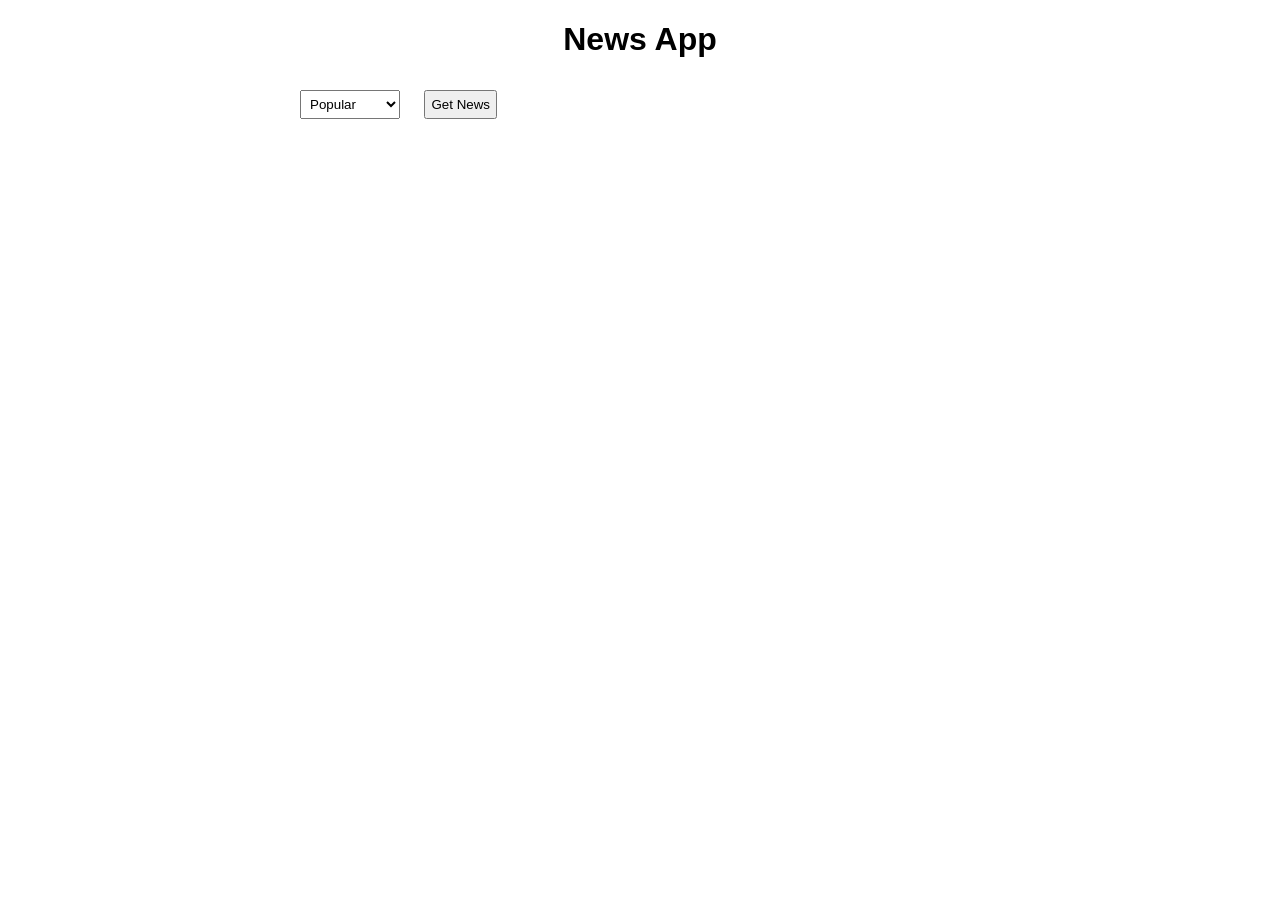
<file: DAY 9/news.html>
<!DOCTYPE html>

<html lang="en">
<head>
<meta charset="UTF-8">
<meta name="viewport" content="width=device-width, initial-scale=1.0">
<title>News App</title>

<style>
body{
    font-family: Arial, sans-serif;
    width: 700px;
    margin: auto;
}

h1{
    text-align:center;
}

.news-item{
    margin-top:15px;
}

a{
    text-decoration:none;
    color:blue;
}

select, button {
    margin: 10px;
    padding: 5px;
}
</style>

</head>

<body>

<h1>News App</h1>

<select id="topic">
    <option value="popular">Popular</option>
    <option value="technology">Technology</option>
    <option value="sports">Sports</option>
    <option value="politics">Politics</option>
    <option value="science">Science</option>
</select>

<button onclick="fetchNews()">Get News</button>

<div id="news"></div>

<script>

async function getNews(topic = 'popular'){

    const url = `https://hn.algolia.com/api/v1/search?query=${topic}`;

    const res = await fetch(url);
    const data = await res.json();

    console.log("data:", data);

    showNews(data.hits);

}

function showNews(news){

    let container = document.getElementById("news");
    container.innerHTML = ''; // Clear previous news

    news.forEach(function(item){

        let div = document.createElement("div");
        div.className = "news-item";

        div.innerHTML = `
        <p>${item.title || "No title available"}</p>
        <a href="${item.url}" target="_blank">Read</a>
        <hr>
        `;

        container.appendChild(div);

    });

}

function fetchNews() {
    const topic = document.getElementById('topic').value;
    getNews(topic);
}

getNews();

</script>

</body>
</html>
</file>
<file: 3/style.css>
*{
margin:0;
padding:0;
box-sizing:border-box;
font-family:Arial;
}

body{
line-height:1.6;
}


.navbar{
display:flex;
justify-content:space-between;
align-items:center;
padding:20px;
background:#002147;
color:white;
}

.nav-links{
display:flex;
list-style:none;
gap:25px;
}

.nav-links a{
text-decoration:none;
color:white;
font-weight:bold;
}


.hero{
height:80vh;
background:linear-gradient(rgba(0,0,0,0.5),rgba(0,0,0,0.5)),
url("https://images.unsplash.com/photo-1562774053-701939374585");
background-size:cover;
background-position:center;
display:flex;
justify-content:center;
align-items:center;
text-align:center;
color:white;
}

.hero h1{
font-size:48px;
margin-bottom:10px;
}

.buttons{
margin-top:20px;
}

.btn{
padding:12px 25px;
background:#ff6600;
color:white;
border:none;
border-radius:5px;
cursor:pointer;
}

.btn-outline{
padding:12px 25px;
background:transparent;
border:2px solid white;
color:white;
margin-left:10px;
}


.courses{
padding:60px;
text-align:center;
}

.course-container{
display:grid;
grid-template-columns:repeat(auto-fit,minmax(200px,1fr));
gap:20px;
margin-top:30px;
}

.card{
padding:25px;
background:white;
border-radius:10px;
box-shadow:0 5px 15px rgba(0,0,0,0.1);
transition:0.3s;
}

.card:hover{
transform:translateY(-10px);
}


.stats{
display:flex;
justify-content:space-around;
background:#002147;
color:white;
padding:50px;
text-align:center;
}


.admission{
padding:60px;
text-align:center;
}

form{
display:flex;
flex-direction:column;
gap:15px;
max-width:400px;
margin:auto;
}

input,select{
padding:12px;
border:1px solid #ccc;
border-radius:5px;
}


footer{
background:#111;
color:white;
text-align:center;
padding:20px;
margin-top:40px;
}
</file>
